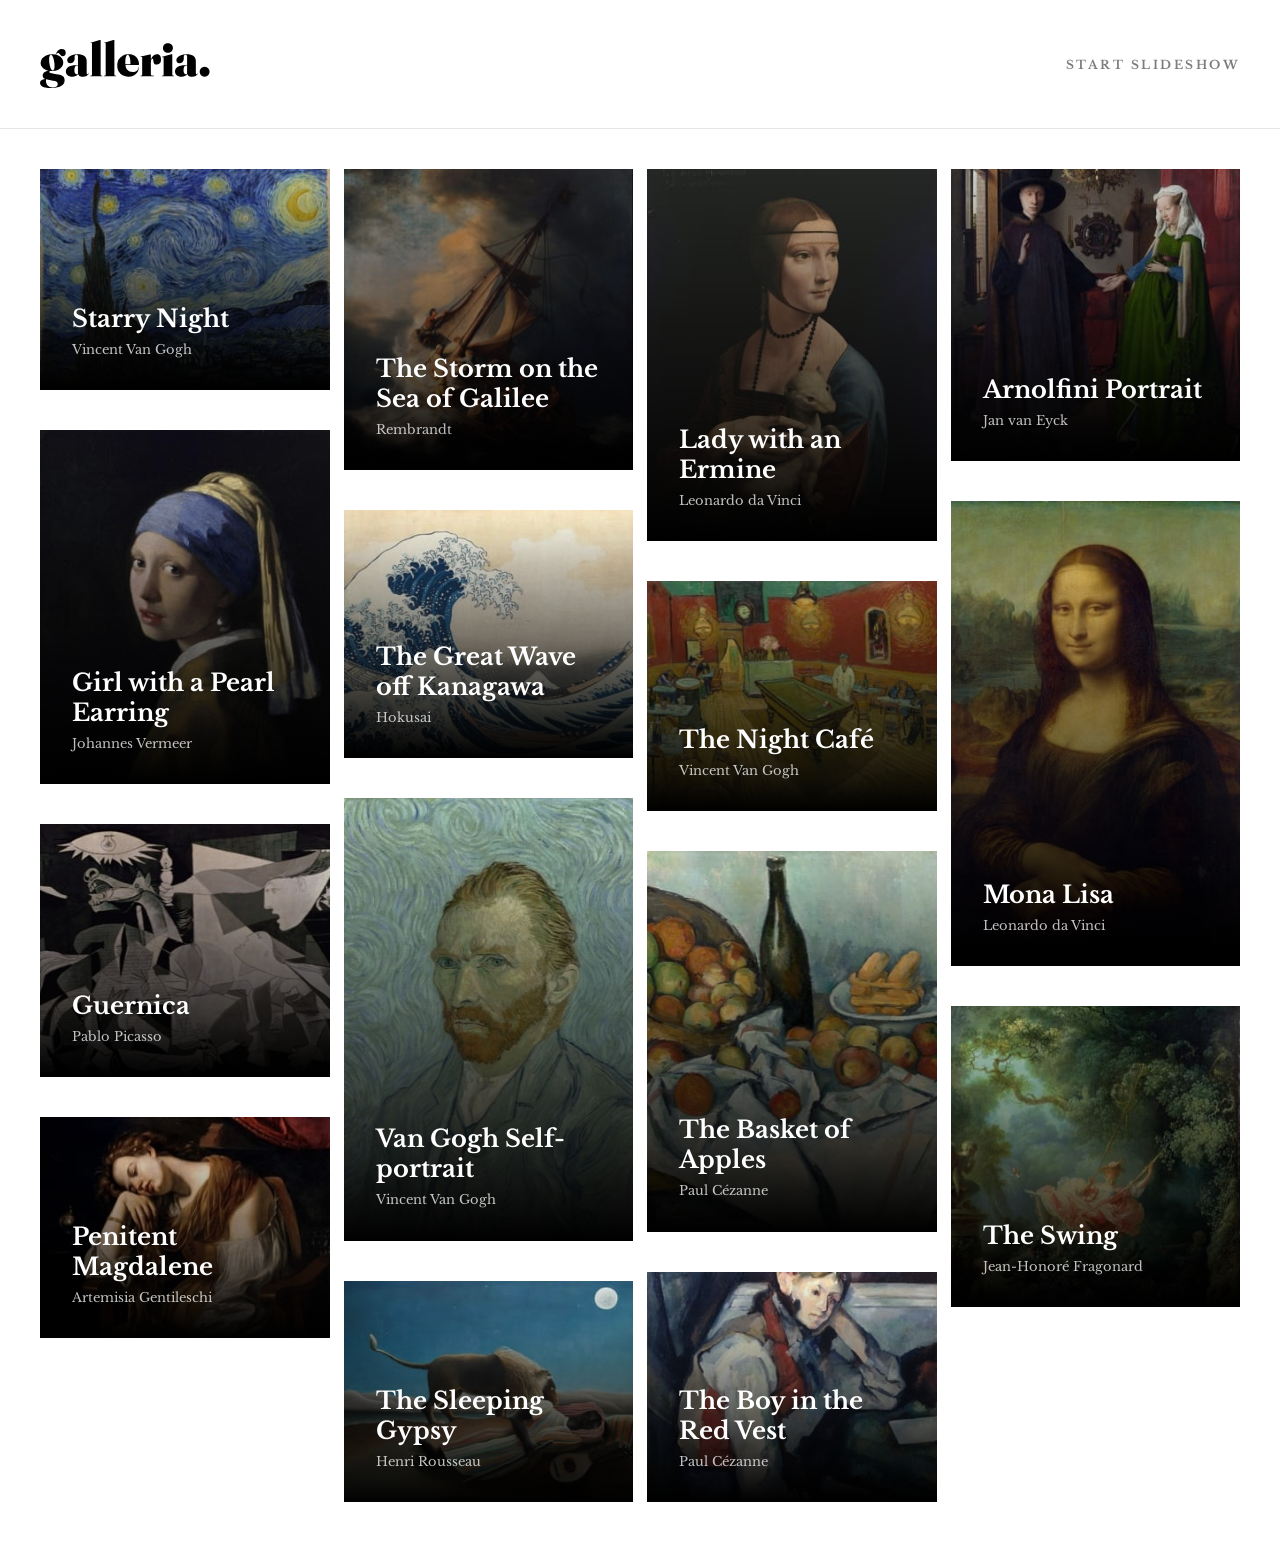
<file: index.html>
<!doctype html>
<html lang="en">
  <head>
    <meta charset="UTF-8" />
    <meta name="viewport" content="width=device-width, initial-scale=1.0" />

    <link
      rel="icon"
      type="image/png"
      sizes="32x32"
      href="./assets/favicon-32x32.png"
    />

    <title>Galleria slideshow site</title>

    <link rel="preconnect" href="https://fonts.googleapis.com" />
    <link rel="preconnect" href="https://fonts.gstatic.com" crossorigin />
    <link
      href="https://fonts.googleapis.com/css2?family=Libre+Baskerville:ital,wght@0,400..700;1,400..700&display=swap"
      rel="stylesheet"
    />

    <link rel="stylesheet" href="./css/styles.css" />

    <script type="module" src="./js/index.js"></script>
  </head>
  <body>
    <header class="section border-bottom">
      <div class="container header">
        <img class="header__logo" src="./assets/shared/logo.svg" alt="Logo" />
        <button id="btnStart" class="header__btn tp-5-m sm:tp-6 uppercase">
          Start Slideshow
        </button>
      </div>
    </header>

    <main id="app" class="section"></main>

    <footer class="section">
      <div class="container footer">
        <div class="footer__left flow-content">
          <h2 class="footer__title tp-3-m sm:tp-3">Starry Night</h2>
          <p class="footer_author tp-4-m sm:tp-5 transparent-75">
            Vincent Van Gogh
          </p>
        </div>
        <div class="footer__right">
          <button class="footer__btn" disabled>
            <svg viewBox="0 0 26 24" xmlns="http://www.w3.org/2000/svg">
              <g stroke="currentColor" fill="none" fill-rule="evenodd">
                <path
                  d="M24.166 1.843L3.627 12.113l20.539 10.269V1.843z"
                  stroke-width="2"
                />
                <path fill="#D8D8D8" d="M.986.5h-1v22.775h1z" />
              </g>
            </svg>
          </button>

          <button class="footer__btn">
            <svg viewBox="0 0 26 24" xmlns="http://www.w3.org/2000/svg">
              <g stroke="currentColor" fill="none" fill-rule="evenodd">
                <path
                  d="M1.528 1.843l20.538 10.27L1.528 22.382V1.843z"
                  stroke-width="2"
                />
                <path fill="#D8D8D8" d="M24.708.5h1v22.775h-1z" />
              </g>
            </svg>
          </button>
        </div>
      </div>
    </footer>
  </body>
</html>
</file>
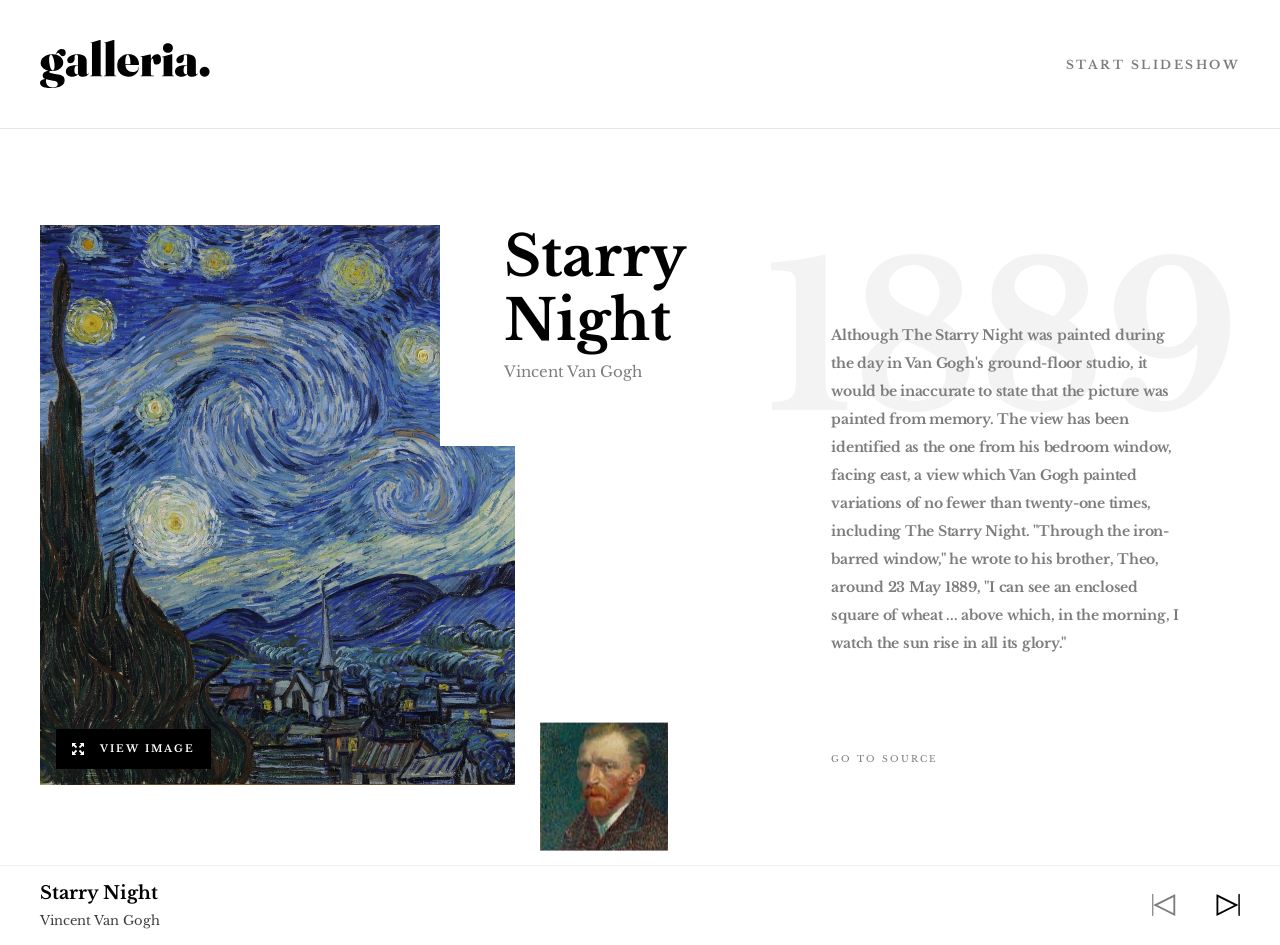
<file: article.html>
<!doctype html>
<html lang="en">
  <head>
    <meta charset="UTF-8" />
    <meta name="viewport" content="width=device-width, initial-scale=1.0" />

    <link
      rel="icon"
      type="image/png"
      sizes="32x32"
      href="./assets/favicon-32x32.png"
    />

    <title>Galleria slideshow site</title>

    <link rel="preconnect" href="https://fonts.googleapis.com" />
    <link rel="preconnect" href="https://fonts.gstatic.com" crossorigin />
    <link
      href="https://fonts.googleapis.com/css2?family=Libre+Baskerville:ital,wght@0,400..700;1,400..700&display=swap"
      rel="stylesheet"
    />

    <link rel="stylesheet" href="./css/styles.css" />
  </head>
  <body>
    <header class="section border-bottom">
      <div class="container header">
        <img class="header__logo" src="./assets/shared/logo.svg" alt="Logo" />
        <button id="btnStart" class="header__btn tp-5-m sm:tp-6 uppercase">
          Start Slideshow
        </button>
      </div>
    </header>
    <main class="section">
      <div class="container">
        <div class="heading">
          <!-- Here we will put the h1 title, author picc and large img -->
          <div class="heading__hero">
            <picture>
              <source
                media="(min-width: 43.75rem)"
                srcset="./assets/starry-night/hero-large.jpg"
              />
              <img
                src="./assets/starry-night/hero-small.jpg"
                alt="Starry night"
              />
            </picture>
            <button class="expand heading__btn">
              <img
                class="expand__icon"
                src="./assets/shared/icon-view-image.svg"
                alt="View image icon"
              />
              <span class="expand__text tp-7">VIEW IMAGE </span>
            </button>
          </div>

          <div class="heading__subhero">
            <div class="heading__text flow-content">
              <h1 class="heading__title tp-2-m sm:tp-2">Starry Night</h1>
              <p class="heading__author tp-4">Vincent Van Gogh</p>
            </div>

            <img
              class="heading__img-author"
              src="./assets//starry-night/artist.jpg"
              alt="Vincent Van Gogh"
            />
          </div>
        </div>
        <div class="info">
          <span id="textYear" class="info__year tp-1-m sm:tp-1">1889</span>
          <div class="info__wrapper flow-content">
            <p id="textInfo" class="info__text tp-3-m">
              Although The Starry Night was painted during the day in Van Gogh's
              ground-floor studio, it would be inaccurate to state that the
              picture was painted from memory. The view has been identified as
              the one from his bedroom window, facing east, a view which Van
              Gogh painted variations of no fewer than twenty-one times,
              including The Starry Night. "Through the iron-barred window," he
              wrote to his brother, Theo, around 23 May 1889, "I can see an
              enclosed square of wheat ... above which, in the morning, I watch
              the sun rise in all its glory."
            </p>
            <a href="#" class="info__source tp-5-m uppercase">Go to source</a>
          </div>
        </div>
      </div>
    </main>
    <footer class="section">
      <div class="container footer">
        <div class="footer__left flow-content">
          <h2 class="footer__title tp-3-m sm:tp-3">Starry Night</h2>
          <p class="footer_author tp-4-m sm:tp-5 transparent-75">
            Vincent Van Gogh
          </p>
        </div>
        <div class="footer__right">
          <button class="footer__btn" disabled>
            <svg viewBox="0 0 26 24" xmlns="http://www.w3.org/2000/svg">
              <g stroke="currentColor" fill="none" fill-rule="evenodd">
                <path
                  d="M24.166 1.843L3.627 12.113l20.539 10.269V1.843z"
                  stroke-width="2"
                />
                <path fill="#D8D8D8" d="M.986.5h-1v22.775h1z" />
              </g>
            </svg>
          </button>

          <button class="footer__btn">
            <svg viewBox="0 0 26 24" xmlns="http://www.w3.org/2000/svg">
              <g stroke="currentColor" fill="none" fill-rule="evenodd">
                <path
                  d="M1.528 1.843l20.538 10.27L1.528 22.382V1.843z"
                  stroke-width="2"
                />
                <path fill="#D8D8D8" d="M24.708.5h1v22.775h-1z" />
              </g>
            </svg>
          </button>
        </div>
      </div>
    </footer>
  </body>
</html>
</file>
<file: css/styles.css>
:root {
  --desktop-container-width: 90rem;
  --clr-white: #fff;
  --clr-black: #000;
  --clr-black-84: rgba(0, 0, 0, 0.84);
  --clr-black-0: rgba(0, 0, 0, 0);
  --clr-grey-1: #f3f3f3;
  --clr-grey-2: #e5e5e5;
  --clr-grey-3: #d8d8d8;
  --clr-grey-4: #7d7d7d;
  --clr-gradient: linear-gradient(
    to bottom,
    var(--clr-black-0),
    var(--clr-black)
  );
  --ff-primary: "Libre Baskerville", sans-serif;
  --fw-1: 400;
  --fw-2: 700;
  --fs-1: 12.5rem;
  --fs-2: 6.25rem;
  --fs-3: 3.5rem;
  --fs-4: 1.5rem;
  --fs-5: 1.125rem;
  --fs-6: 0.9375rem;
  --fs-7: 0.875rem;
  --fs-8: 0.8125rem;
  --fs-9: 0.75rem;
  --fs-10: 0.625rem;
  --fs-11: 0.5625rem;
  --sp-0: 0;
  --sp-1: 0.5rem;
  --sp-2: 1rem;
  --sp-3: 1.5rem;
  --sp-4: 2rem;
  --sp-5: 2.5rem;
  --sp-6: 3.5rem;
  --sp-7: 4rem;
  --sp-8: 5rem;
  --sp-9: 6rem;
  --ls-1: -0.25px;
  --ls-2: -0.2px;
  --ls-3: 0;
  --ls-4: 2px;
  --ls-5: 2.5px;
  --lh-1: 1;
  --lh-2: 1.15;
  --lh-3: 1.2;
  --lh-4: 1.25;
  --lh-5: 1.35;
  --lh-6: 2;
  --br-circle: 50%;
  --cta-btn-size: 9rem;
}
@media (min-width: 43.75rem) {
  :root {
    --cta-btn-size: 17rem;
  }
}

*,
*::after,
*::before {
  margin: 0;
  padding: 0;
  box-sizing: border-box;
}

h1,
h2,
h3,
h4,
h5,
h6,
td,
th,
button {
  font: inherit;
}

img {
  max-width: 100%;
  display: block;
}

a {
  text-decoration: none;
  color: inherit;
}

ul {
  list-style: none;
}

.tp-1 {
  font-family: var(--ff-primary);
  font-size: var(--fs-1);
  line-height: var(--lh-2);
  letter-spacing: var(--ls-2);
  font-weight: var(--fw-2);
}

.tp-2 {
  font-family: var(--ff-primary);
  font-size: var(--fs-3);
  line-height: var(--lh-2);
  letter-spacing: var(--ls-3);
  font-weight: var(--fw-2);
}

.tp-3 {
  font-family: var(--ff-primary);
  font-size: var(--fs-5);
  line-height: var(--lh-4);
  letter-spacing: var(--ls-3);
  font-weight: var(--fw-2);
}

.tp-4 {
  font-family: var(--ff-primary);
  font-size: var(--fs-6);
  line-height: var(--lh-5);
  letter-spacing: var(--ls-3);
  font-weight: var(--fw-1);
}

.tp-5 {
  font-family: var(--ff-primary);
  font-size: var(--fs-8);
  line-height: var(--lh-4);
  letter-spacing: var(--ls-3);
  font-weight: var(--fw-1);
}

.tp-6 {
  font-family: var(--ff-primary);
  font-size: var(--fs-9);
  line-height: var(--lh-4);
  letter-spacing: var(--ls-5);
  font-weight: var(--fw-2);
}

.tp-7 {
  font-family: var(--ff-primary);
  font-size: var(--fs-10);
  line-height: var(--lh-3);
  letter-spacing: var(--ls-4);
  font-weight: var(--fw-2);
}

.tp-1-m {
  font-family: var(--ff-primary);
  font-size: var(--fs-2);
  line-height: var(--lh-1);
  letter-spacing: var(--ls-3);
  font-weight: var(--fw-2);
}

.tp-2-m {
  font-family: var(--ff-primary);
  font-size: var(--fs-4);
  line-height: var(--lh-4);
  letter-spacing: var(--ls-3);
  font-weight: var(--fw-2);
}

.tp-3-m {
  font-family: var(--ff-primary);
  font-size: var(--fs-7);
  line-height: var(--lh-6);
  letter-spacing: var(--ls-1);
  font-weight: var(--fw-2);
}

.tp-4-m {
  font-family: var(--ff-primary);
  font-size: var(--fs-10);
  line-height: var(--lh-3);
  letter-spacing: var(--ls-3);
  font-weight: var(--fw-1);
}

.tp-5-m {
  font-family: var(--ff-primary);
  font-size: var(--fs-11);
  line-height: var(--lh-4);
  letter-spacing: var(--ls-4);
  font-weight: var(--fw-1);
}

@media (min-width: 43.75rem) {
  .sm\:tp-1 {
    font-family: var(--ff-primary);
    font-size: var(--fs-1);
    line-height: var(--lh-2);
    letter-spacing: var(--ls-2);
    font-weight: var(--fw-2);
  }
  .sm\:tp-2 {
    font-family: var(--ff-primary);
    font-size: var(--fs-3);
    line-height: var(--lh-2);
    letter-spacing: var(--ls-3);
    font-weight: var(--fw-2);
  }
  .sm\:tp-3 {
    font-family: var(--ff-primary);
    font-size: var(--fs-5);
    line-height: var(--lh-4);
    letter-spacing: var(--ls-3);
    font-weight: var(--fw-2);
  }
  .sm\:tp-4 {
    font-family: var(--ff-primary);
    font-size: var(--fs-6);
    line-height: var(--lh-5);
    letter-spacing: var(--ls-3);
    font-weight: var(--fw-1);
  }
  .sm\:tp-5 {
    font-family: var(--ff-primary);
    font-size: var(--fs-8);
    line-height: var(--lh-4);
    letter-spacing: var(--ls-3);
    font-weight: var(--fw-1);
  }
  .sm\:tp-6 {
    font-family: var(--ff-primary);
    font-size: var(--fs-9);
    line-height: var(--lh-4);
    letter-spacing: var(--ls-5);
    font-weight: var(--fw-2);
  }
  .sm\:tp-7 {
    font-family: var(--ff-primary);
    font-size: var(--fs-10);
    line-height: var(--lh-3);
    letter-spacing: var(--ls-4);
    font-weight: var(--fw-2);
  }
  .sm\:tp-1-m {
    font-family: var(--ff-primary);
    font-size: var(--fs-2);
    line-height: var(--lh-1);
    letter-spacing: var(--ls-3);
    font-weight: var(--fw-2);
  }
  .sm\:tp-2-m {
    font-family: var(--ff-primary);
    font-size: var(--fs-4);
    line-height: var(--lh-4);
    letter-spacing: var(--ls-3);
    font-weight: var(--fw-2);
  }
  .sm\:tp-3-m {
    font-family: var(--ff-primary);
    font-size: var(--fs-7);
    line-height: var(--lh-6);
    letter-spacing: var(--ls-1);
    font-weight: var(--fw-2);
  }
  .sm\:tp-4-m {
    font-family: var(--ff-primary);
    font-size: var(--fs-10);
    line-height: var(--lh-3);
    letter-spacing: var(--ls-3);
    font-weight: var(--fw-1);
  }
  .sm\:tp-5-m {
    font-family: var(--ff-primary);
    font-size: var(--fs-11);
    line-height: var(--lh-4);
    letter-spacing: var(--ls-4);
    font-weight: var(--fw-1);
  }
}
@media (min-width: 75rem) {
  .md\:tp-1 {
    font-family: var(--ff-primary);
    font-size: var(--fs-1);
    line-height: var(--lh-2);
    letter-spacing: var(--ls-2);
    font-weight: var(--fw-2);
  }
  .md\:tp-2 {
    font-family: var(--ff-primary);
    font-size: var(--fs-3);
    line-height: var(--lh-2);
    letter-spacing: var(--ls-3);
    font-weight: var(--fw-2);
  }
  .md\:tp-3 {
    font-family: var(--ff-primary);
    font-size: var(--fs-5);
    line-height: var(--lh-4);
    letter-spacing: var(--ls-3);
    font-weight: var(--fw-2);
  }
  .md\:tp-4 {
    font-family: var(--ff-primary);
    font-size: var(--fs-6);
    line-height: var(--lh-5);
    letter-spacing: var(--ls-3);
    font-weight: var(--fw-1);
  }
  .md\:tp-5 {
    font-family: var(--ff-primary);
    font-size: var(--fs-8);
    line-height: var(--lh-4);
    letter-spacing: var(--ls-3);
    font-weight: var(--fw-1);
  }
  .md\:tp-6 {
    font-family: var(--ff-primary);
    font-size: var(--fs-9);
    line-height: var(--lh-4);
    letter-spacing: var(--ls-5);
    font-weight: var(--fw-2);
  }
  .md\:tp-7 {
    font-family: var(--ff-primary);
    font-size: var(--fs-10);
    line-height: var(--lh-3);
    letter-spacing: var(--ls-4);
    font-weight: var(--fw-2);
  }
  .md\:tp-1-m {
    font-family: var(--ff-primary);
    font-size: var(--fs-2);
    line-height: var(--lh-1);
    letter-spacing: var(--ls-3);
    font-weight: var(--fw-2);
  }
  .md\:tp-2-m {
    font-family: var(--ff-primary);
    font-size: var(--fs-4);
    line-height: var(--lh-4);
    letter-spacing: var(--ls-3);
    font-weight: var(--fw-2);
  }
  .md\:tp-3-m {
    font-family: var(--ff-primary);
    font-size: var(--fs-7);
    line-height: var(--lh-6);
    letter-spacing: var(--ls-1);
    font-weight: var(--fw-2);
  }
  .md\:tp-4-m {
    font-family: var(--ff-primary);
    font-size: var(--fs-10);
    line-height: var(--lh-3);
    letter-spacing: var(--ls-3);
    font-weight: var(--fw-1);
  }
  .md\:tp-5-m {
    font-family: var(--ff-primary);
    font-size: var(--fs-11);
    line-height: var(--lh-4);
    letter-spacing: var(--ls-4);
    font-weight: var(--fw-1);
  }
}
body {
  font-family: var(--ff-primary);
  font-size: var(--fs-7);
  line-height: var(--lh-6);
  letter-spacing: var(--ls-1);
  font-weight: var(--fw-2);
  min-height: 100vh;
  display: grid;
  grid-template-rows: auto 1fr auto;
}

/******** LAYOUT ***********/
.overflow-hidden {
  overflow: hidden;
}

.section {
  padding-inline: var(--sp-4);
}
@media (min-width: 43.75rem) {
  .section {
    padding-inline: var(--sp-6);
  }
}
@media (min-width: 75rem) {
  .section {
    padding-inline: var(--sp-5);
  }
}

main.section {
  padding-block: var(--sp-3);
}
@media (min-width: 43.75rem) {
  main.section {
    padding-block: var(--sp-5);
  }
}

.container {
  max-width: var(--desktop-container-width);
  margin-inline: auto;
}

.width-full {
  width: 100%;
}

.flow-content > * + * {
  margin-top: var(--flow-spacer, var(--sp-3));
}

.split {
  display: flex;
}

.split > * {
  width: 100%;
}

/******** TEXT ***********/
.uppercase {
  text-transform: uppercase;
}

.fg-white {
  color: var(--clr-white);
}

/******** DECORATIONS ***********/
.separator {
  width: 100%;
  height: 1px;
  background-color: var(--clr-white);
  opacity: 0.25;
}

.transparent {
  opacity: 0.5;
}

.transparent-75 {
  opacity: 0.75;
}

.border-bottom {
  border-bottom: 1px solid var(--clr-grey-2);
}

.carousel {
  position: relative;
  overflow: hidden;
}
.carousel > :nth-child(n+2) {
  position: absolute;
}

.carousel__item {
  opacity: 0;
  z-index: -1;
  transition: transform 0.3s ease-out, opacity 0.3s;
}
@media (prefers-reduced-motion: reduce) {
  .carousel__item {
    transition: none;
  }
}
.carousel__item {
  /* By translating every negative index to minus 100% and positive indexes to plus 100% 
     We avoid the rush effect when switching from most right element to most left element
  */
}
.carousel__item[data-index="-3"] {
  transform: translateX(-100%);
}
.carousel__item[data-index="-2"] {
  transform: translateX(-100%);
}
.carousel__item[data-index="-1"] {
  transform: translateX(-100%);
}
.carousel__item[data-index="0"] {
  transform: translateX(0);
  opacity: 1;
}
.carousel__item[data-index="1"] {
  transform: translateX(100%);
}
.carousel__item[data-index="2"] {
  transform: translateX(100%);
}
.carousel__item[data-index="3"] {
  transform: translateX(100%);
}

header {
  position: sticky;
  top: 0px;
  z-index: 2;
  background-color: var(--clr-white);
}

.header {
  display: flex;
  justify-content: space-between;
  align-items: center;
  padding-block: var(--sp-3);
}
@media (min-width: 75rem) {
  .header {
    padding-block: var(--sp-5);
  }
}

.header__logo {
  max-width: 113px;
}
@media (min-width: 75rem) {
  .header__logo {
    max-width: none;
  }
}

.header__btn {
  padding-block: var(--sp-1);
  border: none;
  background: none;
  cursor: pointer;
  color: var(--clr-grey-4);
}
.header__btn:hover {
  color: var(--clr-black);
}

.gallery {
  --flow-spacer: var(--sp-5);
  columns: 1;
}
@media (min-width: 43.75rem) {
  .gallery {
    columns: 2;
  }
}
@media (min-width: 75rem) {
  .gallery {
    columns: 4;
  }
}

.gallery > * {
  break-inside: avoid;
}

.card {
  position: relative;
  max-width: 310px;
  margin-inline: auto;
}

.card::after {
  content: "";
  position: absolute;
  inset: 0;
  background: var(--clr-gradient);
  pointer-events: none;
}

.card__info {
  --flow-spacer: var(--sp-1);
  position: absolute;
  z-index: 1;
  bottom: var(--sp-4);
  left: var(--sp-4);
  right: var(--sp-4);
  pointer-events: none;
}
.card__info * {
  pointer-events: none;
}

.card__title {
  color: white;
}

.card__author {
  color: white;
  opacity: 0.75;
}

.section:has(.heading) {
  padding-block-start: var(--sp-3);
}
@media (min-width: 43.75rem) {
  .section:has(.heading) {
    padding-block-start: var(--sp-5);
  }
}
@media (min-width: 75rem) {
  .section:has(.heading) {
    padding-block-start: var(--sp-9);
  }
}

@media (min-width: 75rem) {
  .container:has(.heading) {
    display: grid;
    grid-template-columns: 6fr 4fr;
    column-gap: var(--sp-4);
  }
}

.heading {
  position: relative;
  padding-block-end: var(--sp-5);
}

.heading__hero {
  position: relative;
}
@media (min-width: 43.75rem) {
  .heading__hero {
    max-width: min(29.6875rem, 70%);
  }
}

.expand {
  position: absolute;
  top: var(--sp-2);
  left: var(--sp-2);
  display: flex;
  align-items: center;
  gap: var(--sp-2);
  padding: var(--sp-2);
  padding-block: 0.875rem;
  background-color: var(--clr-black);
  color: var(--clr-white);
}
@media (min-width: 43.75rem) {
  .expand {
    top: auto;
    bottom: var(--sp-2);
  }
}

.heading__btn {
  border: none;
  cursor: pointer;
}

.heading__subhero {
  position: absolute;
  bottom: 0;
  left: 0;
  right: 20%;
  transform: translateY(30%);
}
@media (min-width: 43.75rem) {
  .heading__subhero {
    transform: translateY(0);
    top: 0;
    left: 14.875rem;
    right: 0;
    max-width: 30.25rem;
    bottom: auto;
  }
}
@media (min-width: 75rem) {
  .heading__subhero {
    left: 25rem;
    bottom: 0;
    max-width: 27.8125rem;
    display: flex;
    flex-direction: column;
  }
}

.heading__text {
  --flow-spacer: var(--sp-1);
  padding-block: var(--sp-3);
  padding-inline: var(--sp-3);
  background: var(--clr-white);
}
@media (min-width: 43.75rem) {
  .heading__text {
    padding-block: 0;
    padding-inline: var(--sp-7);
    padding-block-end: var(--sp-7);
  }
}

.heading__author {
  color: var(--clr-grey-4);
}

.heading__img-author {
  max-width: 4rem;
  aspect-ratio: 1;
}
@media (min-width: 43.75rem) {
  .heading__img-author {
    max-width: 8rem;
    margin-left: auto;
  }
}
@media (min-width: 75rem) {
  .heading__img-author {
    margin-top: auto;
    margin-left: 6.25rem;
    transform: translateY(20%);
  }
}

.info {
  color: var(--clr-grey-4);
  position: relative;
  padding-top: var(--sp-9);
  display: flex;
  justify-content: center;
}

.info__year {
  color: var(--clr-grey-1);
  position: absolute;
  z-index: -1;
  top: var(--sp-4);
  right: 0;
}
@media (min-width: 43.75rem) {
  .info__year {
    right: auto;
    left: 0;
    top: 0;
  }
}
@media (min-width: 75rem) {
  .info__year {
    left: auto;
    right: 0;
    top: 0;
  }
}

.info__wrapper {
  --flow-spacer: var(--sp-7);
}
@media (min-width: 43.75rem) {
  .info__wrapper {
    --flow-spacer: var(--sp-5);
    max-width: 28.5625rem;
  }
}
@media (min-width: 75rem) {
  .info__wrapper {
    --flow-spacer: var(--sp-9);
    max-width: 21.875rem;
  }
}

.info__source {
  display: inline-block;
}

.section:has(.footer) {
  border-top: 1px solid var(--clr-grey-1);
  padding-block: var(--sp-2);
}

.footer {
  display: flex;
  justify-content: space-between;
  align-items: center;
}

.footer__left {
  --flow-spacer: 0;
}
@media (min-width: 43.75rem) {
  .footer__left {
    --flow-spacer: var(--sp-1);
  }
}

.footer__right {
  display: flex;
  gap: var(--sp-5);
}

.footer__btn {
  display: flex;
  cursor: pointer;
  background: none;
  border: none;
}
.footer__btn svg {
  width: 1rem;
  aspect-ratio: 1;
}
@media (min-width: 43.75rem) {
  .footer__btn svg {
    width: var(--sp-3);
  }
}
.footer__btn[disabled] svg {
  color: var(--clr-grey-4);
}

/*# sourceMappingURL=styles.css.map */
</file>
